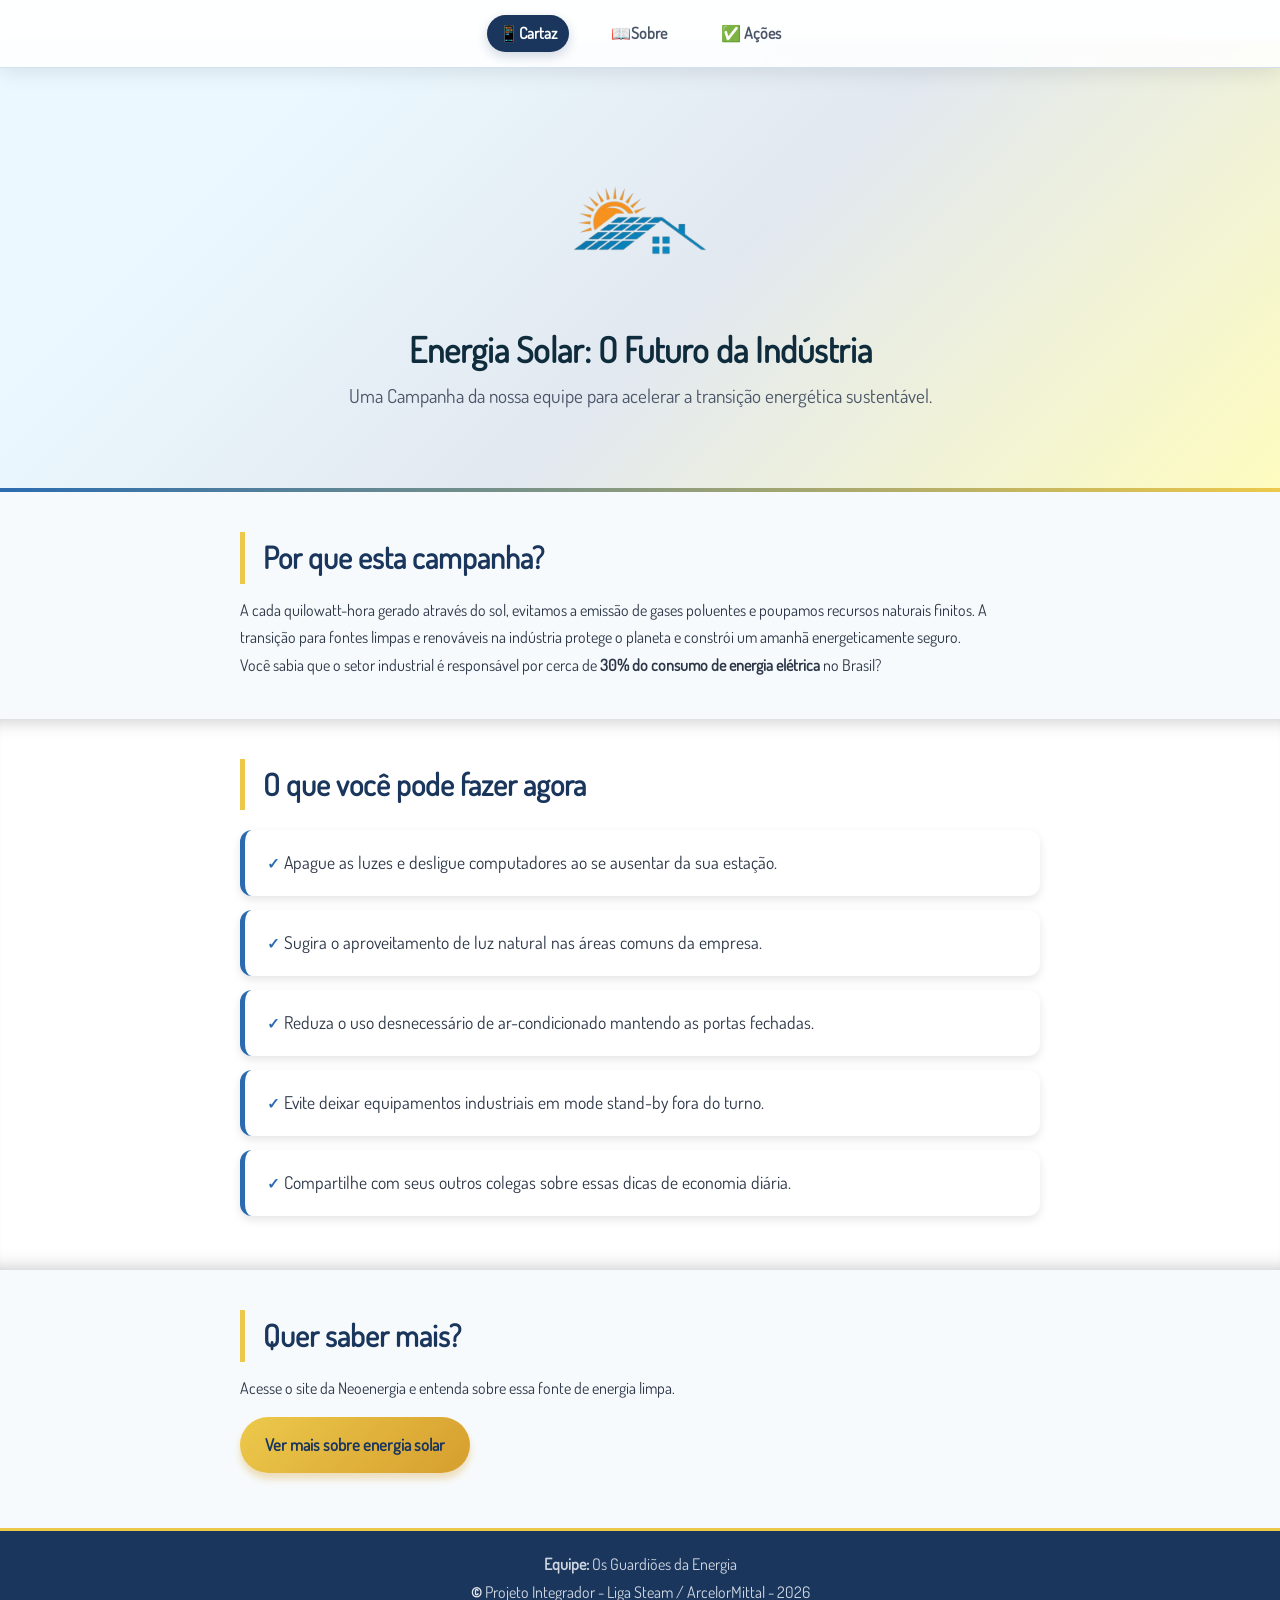
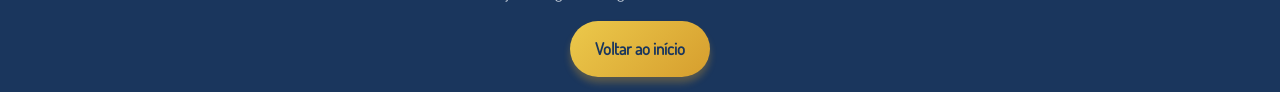
<file: index.html>
<!DOCTYPE html>
<html lang="pt-BR">

<head>
    <meta charset="UTF-8">
    <meta name="viewport" content="width=device-width, initial-scale=1.0">
    <title>Energia Solar: O Futuro da Indústria</title>
    <link rel="shortcut icon" href="/assets/img/favicon.ico" type="image/x-icon">
    <link rel="stylesheet" href="/assets/css/style.css">
    <script src="/assets/js/script.js" defer></script>
</head>

<body>
    <header>
        <nav class="menu-navegacao">
            <a href="index.html" class="ativo">📱Cartaz</a>
            <a href="sobre.html">📖Sobre</a>
            <a href="acoes.html">✅ Ações</a>
        </nav>
        <div class="img">
            <img src="/assets/img/home.png" alt="Energia Solar">
        </div>
        <h1>Energia Solar: O Futuro da Indústria</h1>
        <p>Uma Campanha da nossa equipe para acelerar a transição energética sustentável.</p>
    </header>
    <main>
        <section>
            <h2>Por que esta campanha?</h2>
            <p>A cada quilowatt-hora gerado através do sol, evitamos a emissão de gases poluentes e poupamos recursos naturais finitos. A transição para fontes limpas e renováveis na indústria protege o planeta e constrói um amanhã energeticamente seguro.</p>
            <p>Você sabia que o setor industrial é responsável por cerca de <strong>30% do consumo de energia elétrica</strong> no Brasil?
            </p>
        </section>
        <section class="secao-cinza">
            <div class="container-central">
                <h2>O que você pode fazer agora</h2>
                <ul class="list">
                    <li><span>&check;</span> Apague as luzes e desligue computadores ao se ausentar da sua estação.</li>
                    <li><span>&check;</span> Sugira o aproveitamento de luz natural nas áreas comuns da empresa.</li>
                    <li><span>&check;</span> Reduza o uso desnecessário de ar-condicionado mantendo as portas fechadas.</li>
                    <li><span>&check;</span> Evite deixar equipamentos industriais em mode stand-by fora do turno.</li>
                    <li><span>&check;</span> Compartilhe com seus outros colegas sobre essas dicas de economia diária.</li>
            </div>
        </section>
        <section>
            <h2 id="sabermais">Quer saber mais?</h2>
            <p>Acesse o site da Neoenergia e entenda sobre essa fonte de energia limpa.</p>
            <a href="https://www.neoenergia.com/energia-solar" target="_blank" class="botao">Ver mais sobre energia solar</a>
        </section>
    </main>

    <footer>
        <p><strong>Equipe:</strong> Os Guardiões da Energia</p>
        <p><span style="color: white;">&copy;</span> Projeto Integrador - Liga Steam / ArcelorMittal -  2026</p>
        <a href="#" class="botao">Voltar ao início</a>
    </footer>
</body>

</html>
</file>
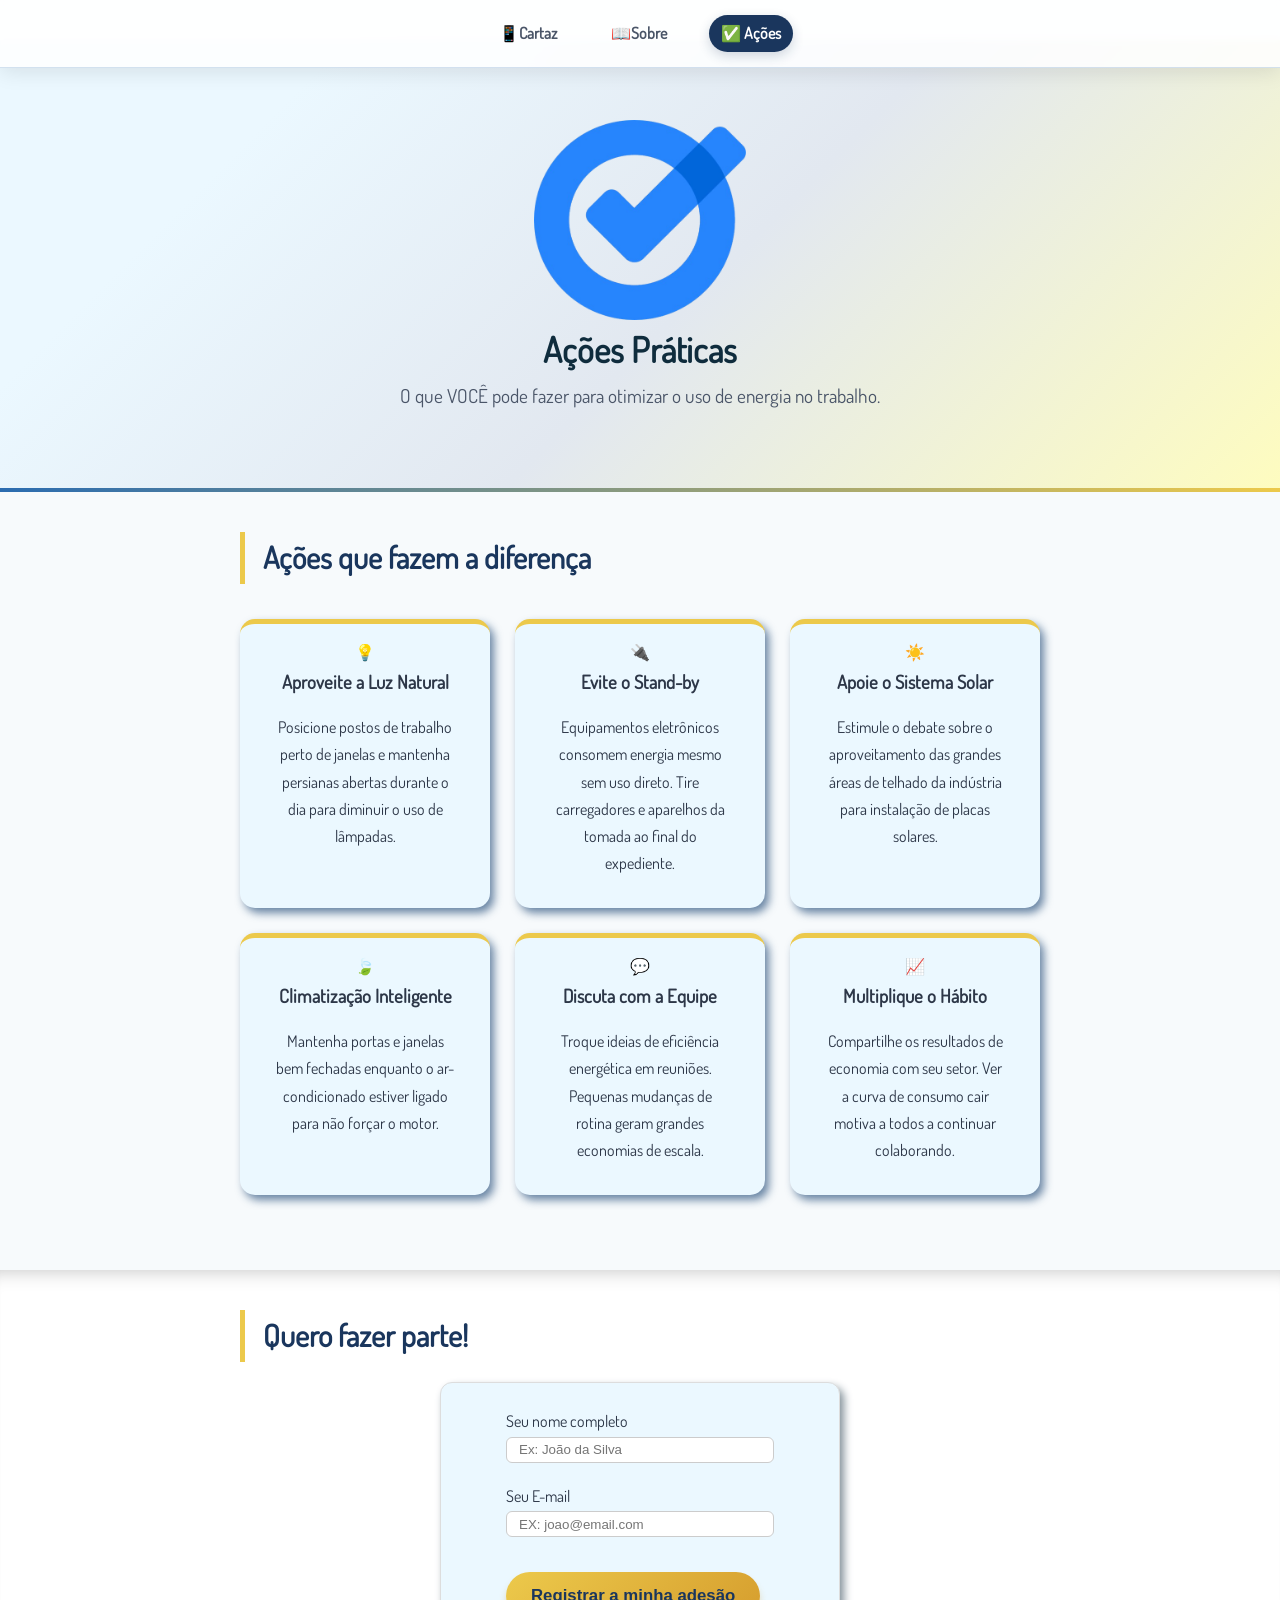
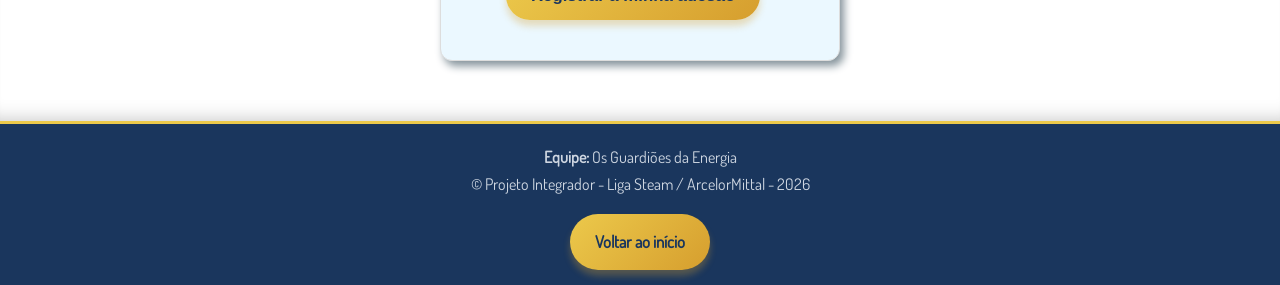
<file: acoes.html>
<!DOCTYPE html>
<html lang="pt-BR">
<head>
    <meta charset="UTF-8">
    <meta name="viewport" content="width=device-width, initial-scale=1.0">
    <title>Ações Práticas | O que você pode fazer</title>
    <link rel="stylesheet" href="/assets/css/style.css">
    <script src="/assets/js/script.js" defer></script>
    <link rel="shortcut icon" href="/assets/img/favicon.ico" type="image/x-icon">
</head>
<body>
    <header>
        <nav class="menu-navegacao">
            <a href="index.html">📱Cartaz</a>
            <a href="sobre.html">📖Sobre</a>
            <a href="acoes.html" class="ativo">✅ Ações</a>
        </nav>
        <div class="img">
            <img src="/assets/img/action.png" alt="Ações">
        </div>
        <h1>Ações Práticas</h1>
        <p>O que VOCÊ pode fazer para otimizar o uso de energia no trabalho.</p>
    </header>

    <main>
        <section>
            <h2>Ações que fazem a diferença</h2>
            <div class="lista-acoes" id="container-acoes">
            </div>
        </section>

        <section class="secao-cinza">
            <div class="container-central">
                <h2>Quero fazer parte!</h2>
                <form class="formulario" id="formulario-adesao" action="" novalidate>

                    <label for="nome">Seu nome completo</label>
                    <input type="text" id="nome" required placeholder="Ex: João da Silva">

                    <label for="email">Seu E-mail</label>
                    <input type="email" id="email" required placeholder="EX: joao@email.com">

                    <button type="submit" class="botao">Registrar a minha adesão</button>
                    <p class="mensagem-retorno" id="mensagem-retorno"></p>
                </form>
            </div>
        </section>

    </main>
    
    <footer>
        <p><strong>Equipe:</strong> Os Guardiões da Energia</p>
        <p>&copy; Projeto Integrador - Liga Steam / ArcelorMittal -  2026</p>
        <a href="#" class="botao">Voltar ao início</a>
    </footer>
</body>
</html>
</file>
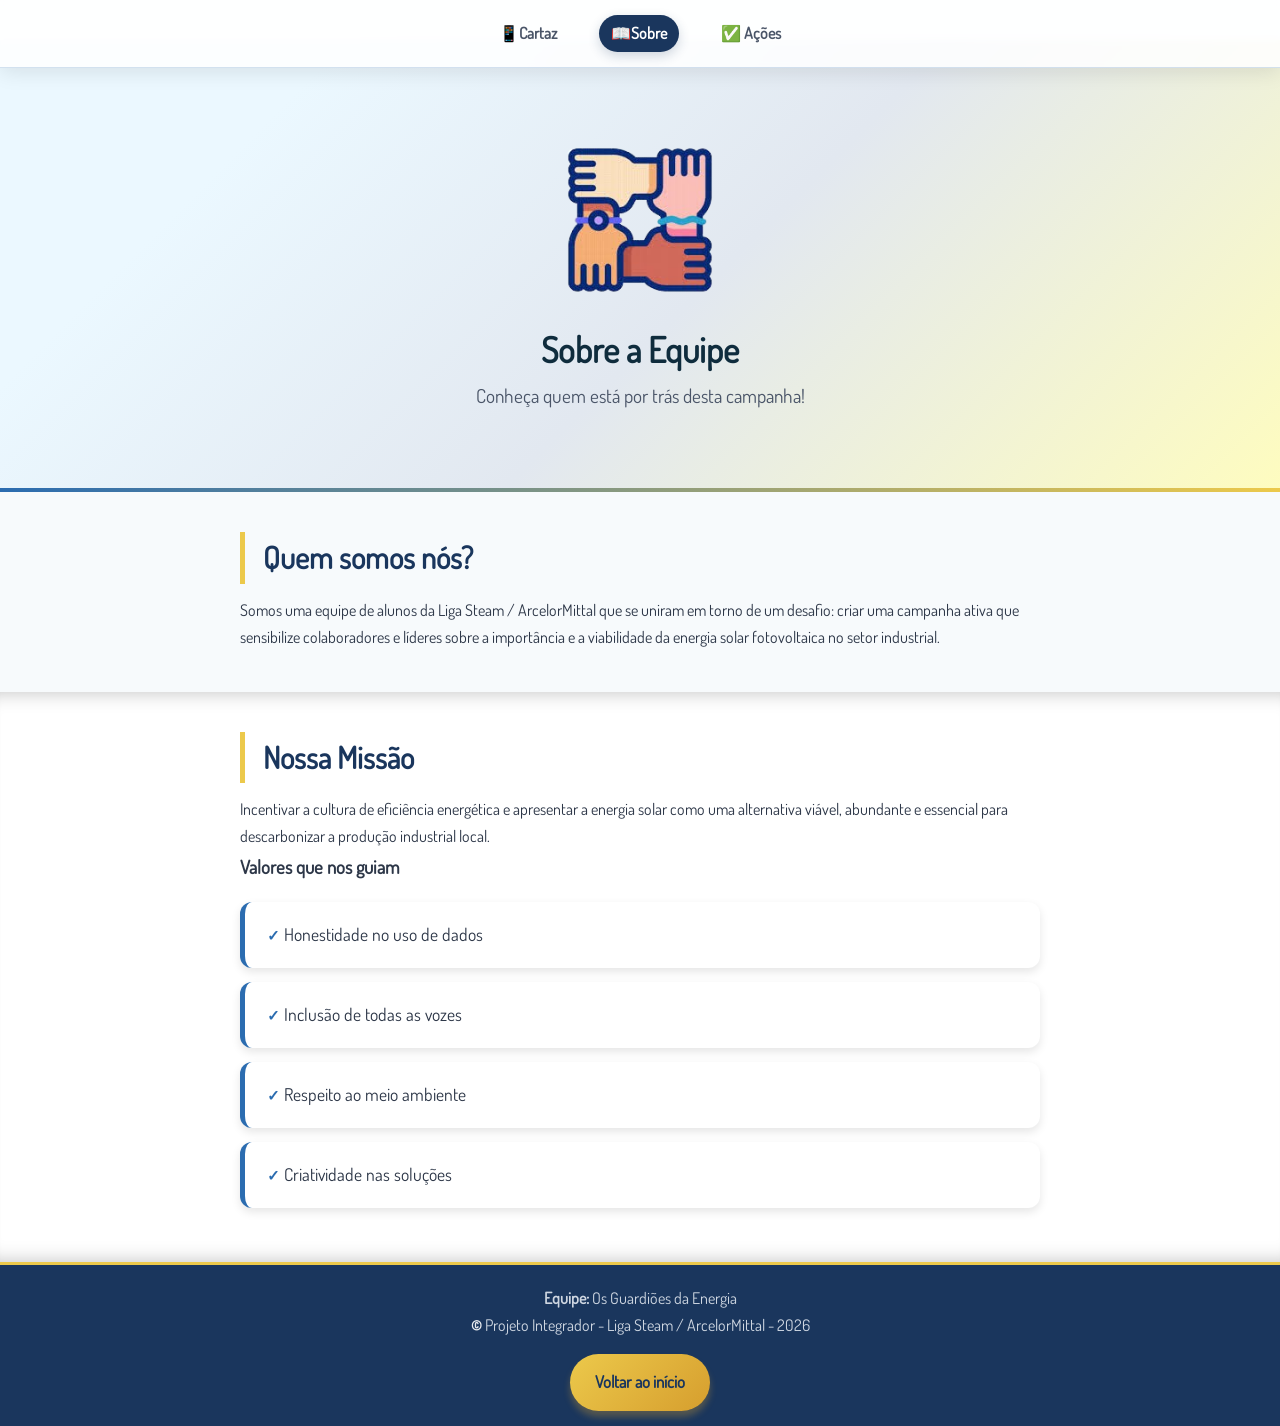
<file: sobre.html>
<!DOCTYPE html>
<html lang="pt-BR">
<head>
    <meta charset="UTF-8">
    <meta name="viewport" content="width=device-width, initial-scale=1.0">
    <title>Sobre a Equipe | Guardiões da Água</title>  
    <link rel="shortcut icon" href="/assets/img/favicon.ico" type="image/x-icon">
    <link rel="stylesheet" href="/assets/css/style.css">
    <script src="/assets/js/script.js" defer></script>

 
</head>
<body>
    <header>
        <nav class="menu-navegacao">
            <a href="index.html">📱Cartaz</a>
            <a href="sobre.html" class="ativo">📖Sobre</a>
            <a href="acoes.html">✅ Ações</a>
        </nav>
        <div class="img">
            <img src="/assets/img/team.png" alt="Equipe">
        </div>
        <h1>Sobre a Equipe</h1>
        <p>Conheça quem está por trás desta campanha!</p>
    </header>

    <main>
        <section>
            <h2>Quem somos nós?</h2>
            <p>Somos uma equipe de alunos da Liga Steam / ArcelorMittal que se uniram em torno de um desafio: criar uma campanha ativa que sensibilize colaboradores e líderes sobre a importância e a viabilidade da energia solar fotovoltaica no setor industrial.</p>
        </section>
        <section class="secao-cinza">
            <div class="container-central">
                <h2>Nossa Missão</h2>
                <p>Incentivar a cultura de eficiência energética e apresentar a energia solar como uma alternativa viável, abundante e essencial para descarbonizar a produção industrial local.</p>
                <h3>Valores que nos guiam</h3>
                <ul>
                    <li><span>&check;</span> Honestidade no uso de dados</li>
                    <li><span>&check;</span> Inclusão de todas as vozes</li>
                    <li><span>&check;</span> Respeito ao meio ambiente</li>
                    <li><span>&check;</span> Criatividade nas soluções</li>
                </ul>
            </div>
        </section>
    </main>
    <footer>
        <p><strong>Equipe:</strong> Os Guardiões da Energia</p>
        <p><span style="color: white;">&copy;</span> Projeto Integrador - Liga Steam / ArcelorMittal -  2026</p>
        <a href="#" class="botao">Voltar ao início</a>
    </footer>
</body>
</html>
</file>
<file: assets/css/style.css>
@font-face {
    font-family: "Dosis";
    src: url(/assets/fonts/Dosis-VariableFont_wght.ttf) format("truetype");
    font-weight: normal;
}

/* RESET CSS */
* {
    margin: 0px;
    padding: 0px;
    box-sizing: border-box;
}

/* BODY */
html {
    height: 100%;
}

body{
    font-family: 'Dosis';
    color: #2D3748;
    background-color: #f7fafc;
    line-height: 1.7;
    padding-top: 40px;
}

header{
    background: linear-gradient(135deg, #ebf8ff 20%, #e2e8f0 55%, #fefcbf 100%);
    text-align: center;
    padding: 80px 20px;
    position: relative;
    overflow: hidden;
}

/* Linha com gradiente abaixo do header */
header::after{
    content: '';
    position: absolute;
    bottom: 0;
    left: 0;
    width: 100%;
    height: 4px;
    background: linear-gradient(90deg, #2b6cb0, #ecc94b);
}

.menu-navegacao{
    background: #ffffffd9;    
    backdrop-filter: blur(3px);
    -webkit-backdrop-filter: blur(3px);
    padding: 15px;
    border-bottom: 1px solid #2b6cb033;
    position: fixed;
    top: 0;
    left: 0;
    width: 100%;
    z-index: 100;
    display: flex;
    justify-content: center;
    gap: 30px;
    box-shadow: 0 4px 20px #00000019;
}

.menu-navegacao a{
    margin: 0;
    color: #4a5568;
    text-decoration: none;
    font-weight: bold;
    padding: 5px 12px;
    border-radius: 20px;
    transition: 0.3s;
}

.menu-navegacao a:hover, .ativo{
    background-color: #1a365d;
    color: #ffffff !important;
    box-shadow: 0 4px 12px rgba(26, 54, 93, 0.2);
}

.img{
    height: 200px;
    width: auto; 
    display: flex;
    justify-content: center;
}

h1{
    color: #0f2c3d;
    font-size: 2.2em;
    margin: 0px 10px;
}

header p {
    color: #4A5568;
    font-size: 1.2em;
    margin: 0 auto;
}

/* ----------- MAIN ----------- */
.container-central{
    max-width: 800px;
    margin: 0 auto;

}

section{
    padding: 40px 0;
    max-width: 800px;
    margin: 0 auto;
}

.secao-cinza {
    background-color: #FFFFFF;
    max-width: 100%;
    box-shadow: inset 0 20px 20px -20px #00000040, 
                inset 0 -20px 20px -20px #00000040;
}

h2{
    color: #1a365d;
    font-size: 1.9em;
    font-weight: 700;
    border-left: 5px solid #ecc94b;
    padding-left: 18px;
    margin-bottom: 13px;
}

/* lista e itens da lista */ 
ul{
    list-style: none;
    padding: 0;
    margin-top: 20px;
}

li{
    background-color: #ffffff;
    padding: 18px 22px;
    margin-bottom: 14px;
    border-radius: 12px;
    border-left: 5px solid #2b6cb0;
    box-shadow: 0 4px 10px #0000001a;
    font-size: 1.1em;
}

li:hover{
    transform: translateX(5px);
    box-shadow: 0 6px 10px #194472a3;
}

footer{
    background-color: #1a365d;
    color: #e2e8f0;
    text-align: center;
    cursor: default;
    padding-top: 20px;
    border-top: 3px solid #ecc94b;
}

footer p{
    font-size: 1em;
    opacity: 0.9;
}

.botao{
    display: inline-block;
    background: linear-gradient(135deg, #ecc94b 0%, #d69e2e 100%);
    color: #1a365d;
    border: 0;
    padding: 14px 25px;
    border-radius: 50px;
    text-decoration: none;
    font-size: 1.05em;
    font-weight: bold;
    margin: 15px 0;
    box-shadow: 0 6px 7px #d69e2e52;
}

.botao:hover {
    transform: translateY(-2px);
    box-shadow: 0 8px 15px #d69e2e73;
}

span{
    font-weight: bold;
    font-size: 15px;
    color: #2b6cb0;
}
.formulario{
    max-width: 400px;
    margin: 20px auto;
    padding: 25px 65px;
    background-color: #ebf8ff;
    border-radius: 12px;
    border: 1px solid #ddd;
    box-shadow: 4px 5px 8px 0px #84929a;
}

.formulario input{
    width: 100%;
    padding: 12px;
    margin-bottom: 20px;
    border: 1px solid #ccc;
    border-radius: 6px;
    height: 15px;
}

.lista-acoes{
    display: grid;
    grid-template-columns: repeat(auto-fit, minmax(250px, 1fr));
    gap: 25px;
    margin: 35px 0;
}

.acao-item{
    background-color: #ebf8ff;
    padding: 15px 20px;
    border-radius: 15px;
    border-top: 5px solid #ecc94b;
    box-shadow: 4px 5px 8px 0px #194472a3;
    text-align: center;
    transition: transform 0.3s;
}

.acao-item:hover{
    transform: translateY(-8px);
    border-top-color: #1a365d;
    box-shadow: 0 6px 10px #194472a3;
}

.acao-texto{
    margin: 16px;
}
</file>
